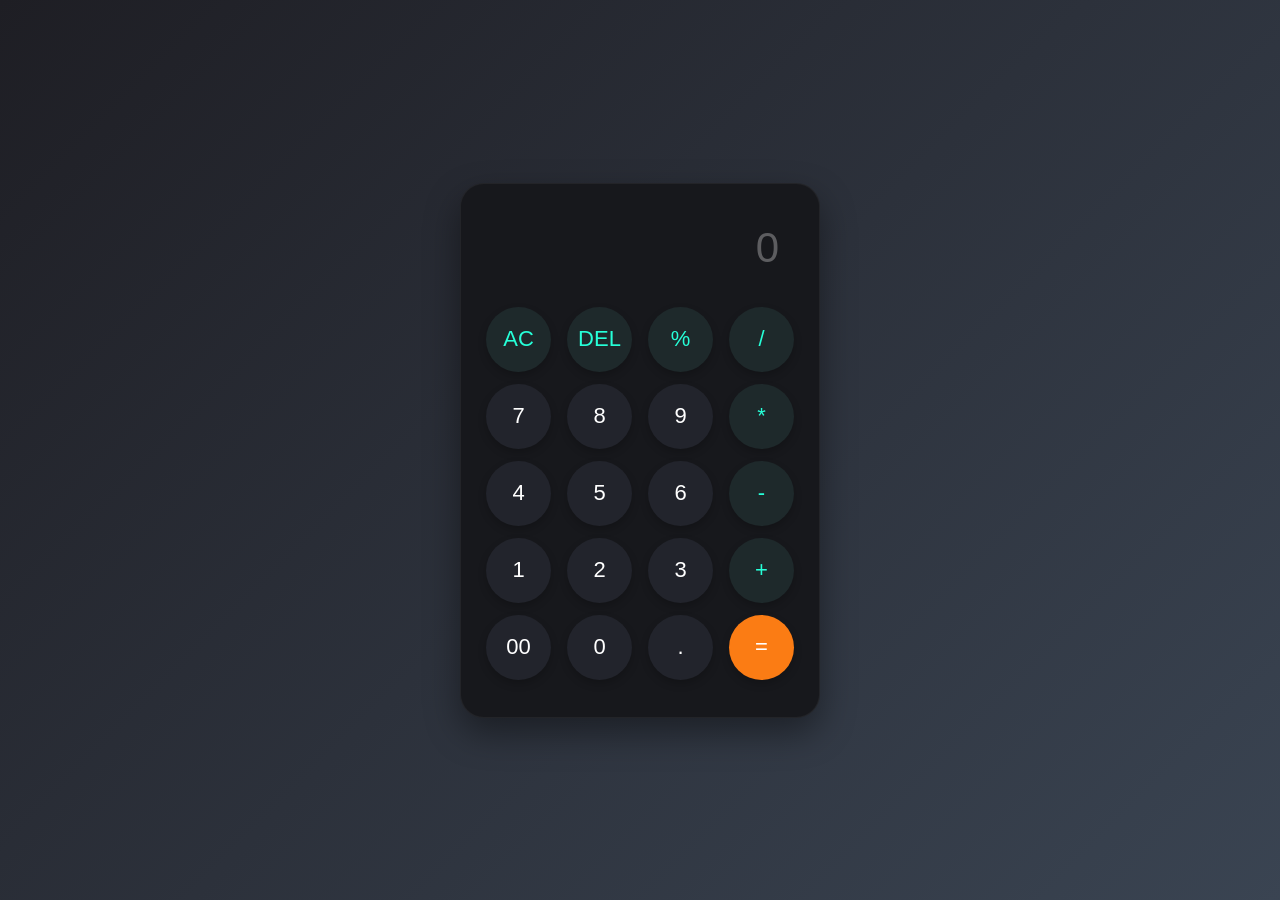
<file: Calculator/index.html>
<!DOCTYPE html>
<html lang="en">
<head>
    <meta charset="UTF-8">
    <meta name="viewport" content="width=device-width, initial-scale=1.0">
    <title>Modern Calculator</title>
    <style>
        * {
            margin: 0;
            padding: 0;
            box-sizing: border-box;
            font-family: 'Segoe UI', Tahoma, Geneva, Verdana, sans-serif;
        }

        body {
            width: 100%;
            min-height: 100vh;
            display: flex;
            justify-content: center;
            align-items: center;
            background: linear-gradient(135deg, #1e1e24, #3a4452);
            padding: 20px;
        }

        .calculator {
            width: 100%;
            max-width: 360px; 
            background: #17181c;
            padding: 25px;
            border-radius: 24px;
            box-shadow: 0px 15px 35px rgba(0, 0, 0, 0.4);
            border: 1px solid rgba(255, 255, 255, 0.05);
        }

        .screen-container {
            width: 100%;
            margin-bottom: 20px;
        }

        input {
            width: 100%;
            border: none;
            outline: none;
            padding: 15px;
            background: transparent;
            color: #ffffff;
            font-size: 42px;
            text-align: right;
            font-weight: 300;
        }

        input::placeholder {
            color: rgba(255, 255, 255, 0.3);
        }

        .button-row {
            display: flex;
            justify-content: space-between;
            margin-bottom: 12px;
        }

        button {
            border: none;
            outline: none;
            width: 65px;
            height: 65px;
            border-radius: 50%;
            background: #22242c;
            color: #ffffff;
            font-size: 22px;
            font-weight: 500;
            cursor: pointer;
            transition: all 0.2s ease;
            display: flex;
            justify-content: center;
            align-items: center;
            box-shadow: 0px 4px 8px rgba(0, 0, 0, 0.2);
        }

        button:hover {
            background: #2c2f3a;
            transform: translateY(-2px);
        }

        button:active {
            transform: translateY(1px);
            box-shadow: none;
        }

        .operator {
            color: #26ffd8;
            background: #1e292b;
        }
        
        .operator:hover {
            background: #283b3e;
        }

        .equalbtn {
            background: #fb7c14;
            color: #ffffff;
        }

        .equalbtn:hover {
            background: #ff9133;
        }

        @media (max-width: 380px) {
            .calculator {
                padding: 15px;
            }
            button {
                width: 55px;
                height: 55px;
                font-size: 18px;
            }
            input {
                font-size: 32px;
            }
        }
    </style>
</head>
<body>

    <div class="calculator">
        <div class="screen-container">
            <input type="text" placeholder="0" id="inputbox" readonly>
        </div>
        
        <div class="button-row">
            <button class="operator">AC</button>
            <button class="operator">DEL</button>
            <button class="operator">%</button>
            <button class="operator">/</button>
        </div>
        <div class="button-row">
            <button>7</button>
            <button>8</button>
            <button>9</button>
            <button class="operator">*</button>
        </div>
        <div class="button-row">
            <button>4</button>
            <button>5</button>
            <button>6</button>
            <button class="operator">-</button>
        </div>
        <div class="button-row">
            <button>1</button>
            <button>2</button>
            <button>3</button>
            <button class="operator">+</button>
        </div>
        <div class="button-row">
            <button>00</button>
            <button>0</button>
            <button>.</button>
            <button class="equalbtn">=</button>
        </div>
    </div>

    <script>
        let inputbox = document.getElementById("inputbox");
        let buttons = document.querySelectorAll("button");
        let string = "";
        
        buttons.forEach(button => {
            button.addEventListener("click", (e) => {
                let buttonText = e.target.innerHTML;

                if (buttonText == "=") {
                    try {
                        if(string !== "") {
                            string = eval(string).toString();
                            inputbox.value = string;
                        }
                    } catch (error) {
                        inputbox.value = "Error";
                        string = "";
                    }
                } 
                else if (buttonText == "AC") {
                    string = "";
                    inputbox.value = "";
                } 
                else if (buttonText == "DEL") {
                    string = string.slice(0, -1);
                    inputbox.value = string;
                } 
                else {
                    string += buttonText;
                    inputbox.value = string;
                }
            });
        });
    </script>
</body>
</html>
</file>
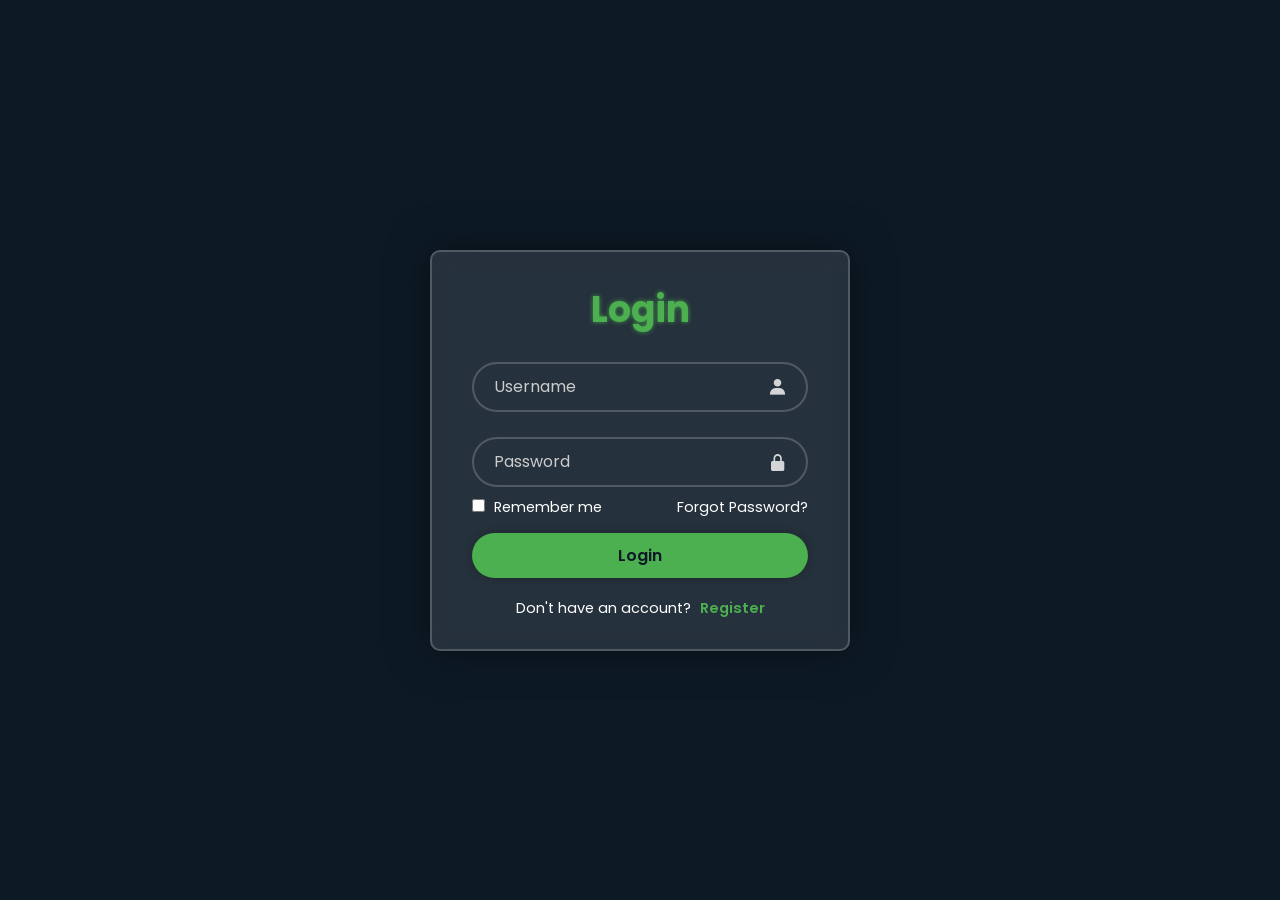
<file: login form/index.html>
<!DOCTYPE html>
<html lang="en">
<head>
    <meta charset="UTF-8">
    <meta name="viewport" content="width=device-width, initial-scale=1.0">
    <title>Login & Register Form</title>
    <link href='https://unpkg.com/boxicons@2.1.4/css/boxicons.min.css' rel='stylesheet'>
    <style>
        @import url('https://fonts.googleapis.com/css2?family=Poppins:wght@300;400;500;600;700;800;900&display=swap');

        * {
            margin: 0;
            padding: 0;
            box-sizing: border-box;
            font-family: 'Poppins', sans-serif;
        }

        body {
            display: flex;
            justify-content: center;
            align-items: center;
            min-height: 100vh;
            background: #0d1a26;
            padding: 20px;
        }

        .container {
            width: 100%;
            max-width: 420px;
            background: rgba(255, 255, 255, 0.1);
            border: 2px solid rgba(255, 255, 255, 0.2);
            backdrop-filter: blur(10px);
            box-shadow: 0 0 40px rgba(0, 0, 0, 0.5);
            color: #fff;
            border-radius: 10px;
            padding: 30px 40px;
            position: relative;
            overflow: hidden;
        }

        .form-box {
            display: none;
        }

        .form-box.active {
            display: block;
        }

        h1 {
            font-size: 36px;
            text-align: center;
            margin-bottom: 25px;
            color: #4CAF50;
            text-shadow: 0 0 5px rgba(76, 175, 80, 0.8);
        }

        .input-box {
            position: relative;
            width: 100%;
            height: 50px;
            margin: 25px 0;
        }

        .input-box input {
            width: 100%;
            height: 100%;
            background: transparent;
            border: none;
            outline: none;
            border: 2px solid rgba(255, 255, 255, 0.2);
            border-radius: 40px;
            font-size: 16px;
            color: #fff;
            padding: 0 45px 0 20px;
            transition: border-color 0.3s ease;
        }

        .input-box input::placeholder {
            color: #ccc;
        }

        .input-box input:focus {
            border-color: #4CAF50;
        }

        .input-box .bx {
            position: absolute;
            right: 20px;
            top: 50%;
            transform: translateY(-50%);
            font-size: 20px;
            color: rgba(255, 255, 255, 0.8);
            pointer-events: none;
        }

        .remember-forgot {
            display: flex;
            justify-content: space-between;
            font-size: 14.5px;
            margin: -15px 0 15px;
        }

        .remember-forgot label input {
            accent-color: #4CAF50;
            margin-right: 5px;
        }

        .remember-forgot a {
            color: #fff;
            text-decoration: none;
            transition: color 0.3s ease;
        }

        .remember-forgot a:hover {
            color: #4CAF50;
            text-decoration: underline;
        }

        .btn {
            width: 100%;
            height: 45px;
            background: #4CAF50;
            border: none;
            outline: none;
            border-radius: 40px;
            box-shadow: 0 0 10px rgba(0, 0, 0, 0.2);
            cursor: pointer;
            font-size: 16px;
            color: #0d1a26;
            font-weight: 600;
            transition: background 0.3s ease, transform 0.2s ease;
        }

        .btn:hover {
            background: #5cb860;
            transform: scale(1.02);
        }

        .link-text {
            font-size: 14.5px;
            text-align: center;
            margin-top: 20px;
        }

        .link-text p a {
            color: #4CAF50;
            text-decoration: none;
            font-weight: 600;
            margin-left: 5px;
            transition: color 0.3s ease;
        }

        .link-text p a:hover {
            text-decoration: underline;
            color: #76ff7a;
        }

        @media (max-width: 420px) {
            .container {
                padding: 20px;
            }
            h1 {
                font-size: 30px;
            }
        }
    </style>
</head>
<body>

    <div class="container">
        
        <div class="form-box login-form active" id="loginForm">
            <form id="LoginFormSubmit">
                <h1>Login</h1>
                <div class="input-box">
                    <input type="text" id="loginUser" placeholder="Username" required>
                    <i class='bx bxs-user'></i>
                </div>
                <div class="input-box">
                    <input type="password" id="loginPass" placeholder="Password" required>
                    <i class='bx bxs-lock-alt'></i>
                </div>
                <div class="remember-forgot">
                    <label><input type="checkbox"> Remember me</label>
                    <a href="#" onclick="alert('Password reset link sent to registered email!')">Forgot Password?</a>
                </div>
                <button type="submit" class="btn">Login</button>
                <div class="link-text">
                    <p>Don't have an account? <a href="#" id="showRegister">Register</a></p>
                </div>
            </form>
        </div>

        <div class="form-box register-form" id="registerForm">
            <form id="RegisterFormSubmit">
                <h1>Register</h1>
                <div class="input-box">
                    <input type="text" id="regUser" placeholder="Username" required>
                    <i class='bx bxs-user'></i>
                </div>
                <div class="input-box">
                    <input type="email" id="regEmail" placeholder="Email Address" required>
                    <i class='bx bxs-envelope'></i>
                </div>
                <div class="input-box">
                    <input type="password" id="regPass" placeholder="Password" required>
                    <i class='bx bxs-lock-alt'></i>
                </div>
                <div class="remember-forgot">
                    <label><input type="checkbox" required> I agree to terms</label>
                </div>
                <button type="submit" class="btn">Register</button>
                <div class="link-text">
                    <p>Already have an account? <a href="#" id="showLogin">Login</a></p>
                </div>
            </form>
        </div>

    </div>

    <script>
        const loginForm = document.getElementById('loginForm');
        const registerForm = document.getElementById('registerForm');
        const showRegisterBtn = document.getElementById('showRegister');
        const showLoginBtn = document.getElementById('showLogin');

        showRegisterBtn.addEventListener('click', (e) => {
            e.preventDefault();
            loginForm.classList.remove('active');
            registerForm.classList.add('active');
        });

        showLoginBtn.addEventListener('click', (e) => {
            e.preventDefault();
            registerForm.classList.remove('active');
            loginForm.classList.add('active');
        });

        document.getElementById('RegisterFormSubmit').addEventListener('submit', (e) => {
            e.preventDefault();
            
            let username = document.getElementById('regUser').value;
            let pass = document.getElementById('regPass').value;

            if (pass.length < 6) {
                alert("Registration Failed!\nPassword must be at least 6 characters long.");
                return;
            }
            
            alert("Registration Successful!\nWelcome, " + username + ".\nYou can log in now.");
            document.getElementById('RegisterFormSubmit').reset();
            registerForm.classList.remove('active');
            loginForm.classList.add('active');
        });

        document.getElementById('LoginFormSubmit').addEventListener('submit', (e) => {
            e.preventDefault();
            
            let username = document.getElementById('loginUser').value;
            let pass = document.getElementById('loginPass').value;
            
            if (pass.length < 6) {
                alert("Access Denied!\nInvalid password length. Must be 6 or more characters.");
                document.getElementById('loginPass').focus();
                return;
            }

            alert("Login Successful!\nWelcome Back, " + username + "!");
        });
    </script>
</body>
</html>
</file>
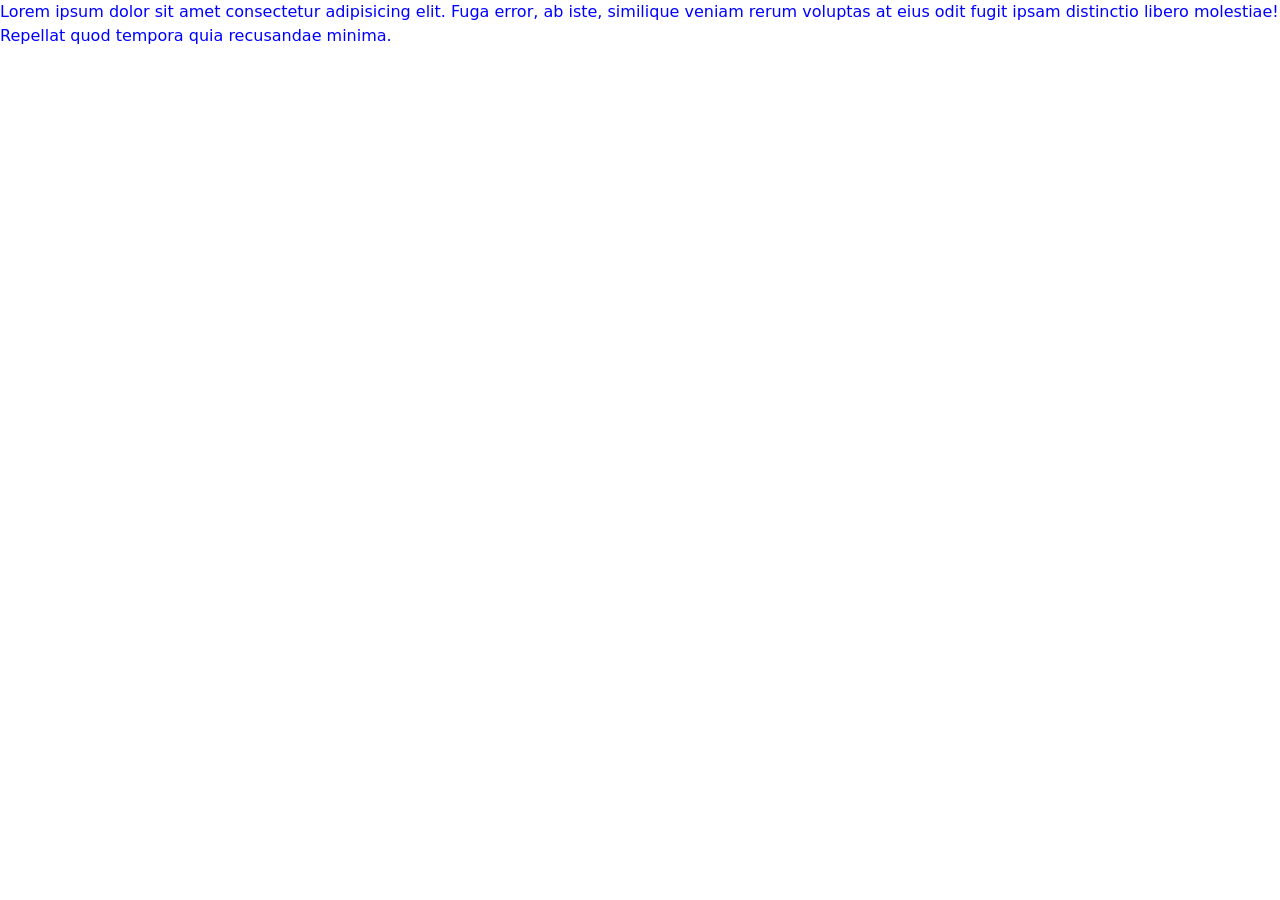
<file: github/codeone/index.html>
<!doctype html>
<html lang="en">
    <head>
        <title>codeone</title>
        <!-- Required meta tags -->
        <meta charset="utf-8" />
        <meta
            name="viewport"
            content="width=device-width, initial-scale=1, shrink-to-fit=no"
        />

        <!-- Bootstrap CSS v5.2.1 -->
        <link
            href="https://cdn.jsdelivr.net/npm/bootstrap@5.3.2/dist/css/bootstrap.min.css"
            rel="stylesheet"
            integrity="sha384-T3c6CoIi6uLrA9TneNEoa7RxnatzjcDSCmG1MXxSR1GAsXEV/Dwwykc2MPK8M2HN"
            crossorigin="anonymous"
        />
        <link rel="stylesheet" href="style.css">
    </head>

    <body>
        <header>
            <!-- place navbar here -->
        </header>
        <main>
            <p>Lorem ipsum dolor sit amet consectetur adipisicing elit. Fuga error, ab iste, similique veniam rerum voluptas at eius odit fugit ipsam distinctio libero molestiae! Repellat quod tempora quia recusandae minima.</p>
        </main>
        <footer>
            <!-- place footer here -->
        </footer>
        <!-- Bootstrap JavaScript Libraries -->
        <script
            src="https://cdn.jsdelivr.net/npm/@popperjs/core@2.11.8/dist/umd/popper.min.js"
            integrity="sha384-I7E8VVD/ismYTF4hNIPjVp/Zjvgyol6VFvRkX/vR+Vc4jQkC+hVqc2pM8ODewa9r"
            crossorigin="anonymous"
        ></script>

        <script
            src="https://cdn.jsdelivr.net/npm/bootstrap@5.3.2/dist/js/bootstrap.min.js"
            integrity="sha384-BBtl+eGJRgqQAUMxJ7pMwbEyER4l1g+O15P+16Ep7Q9Q+zqX6gSbd85u4mG4QzX+"
            crossorigin="anonymous"
        ></script>
    </body>
</html>
</file>
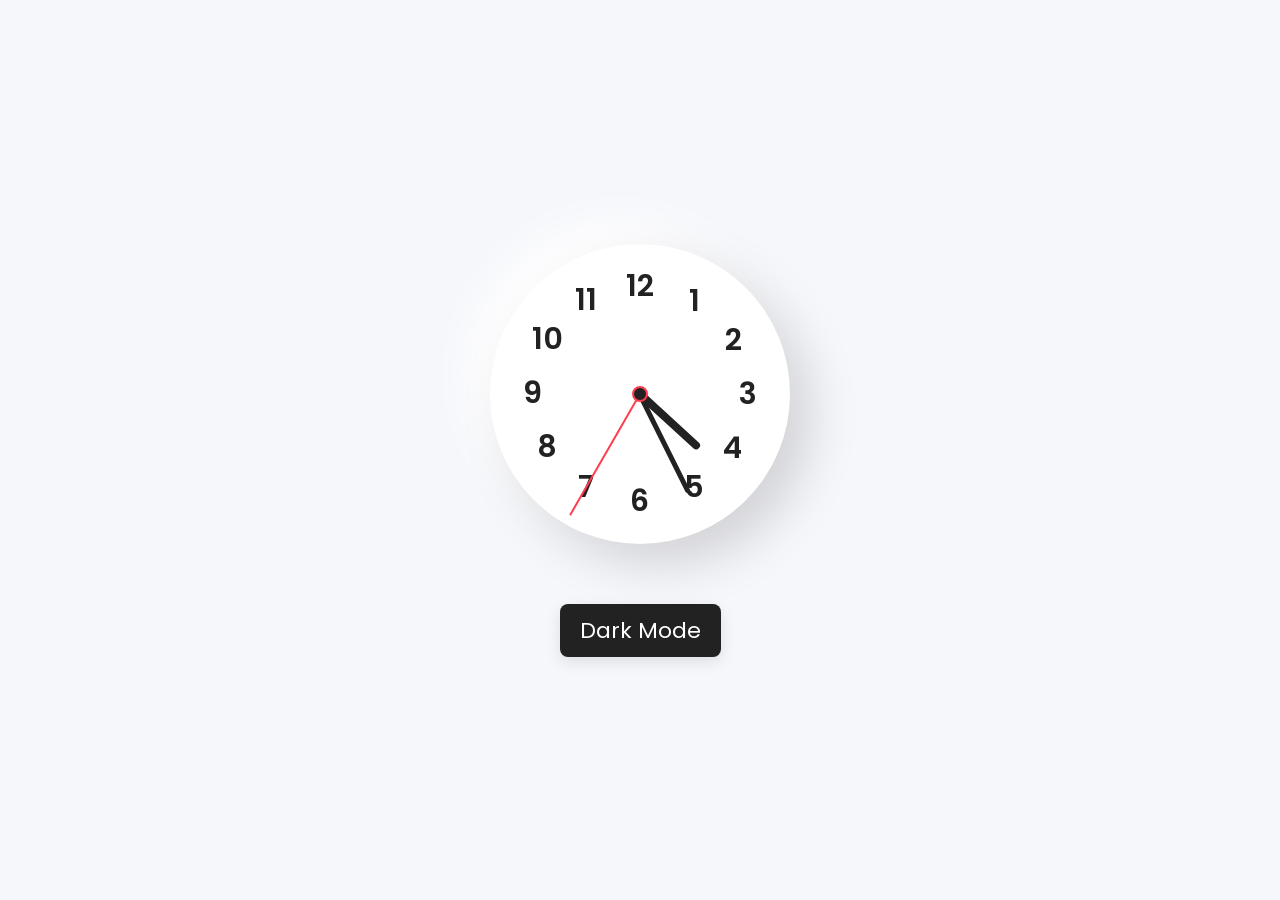
<file: Clock/clock.html>
<!DOCTYPE html>
<html lang="en">
<head>
    <meta charset="UTF-8">
    <meta name="viewport" content="width=device-width, initial-scale=1.0">
    <title>Clock</title>
    <link rel="stylesheet" href="clock.css">
    <script src="clock.js" defer></script>
</head>
<body>
    <div class="container">
        <div class="clock">
            <label style="--i: 1"><span>1</span></label>
            <label style="--i: 2"><span>2</span></label>
            <label style="--i: 3"><span>3</span></label>
            <label style="--i: 4"><span>4</span></label>
            <label style="--i: 5"><span>5</span></label>
            <label style="--i: 6"><span>6</span></label>
            <label style="--i: 7"><span>7</span></label>
            <label style="--i: 8"><span>8</span></label>
            <label style="--i: 9"><span>9</span></label>
            <label style="--i: 10"><span>10</span></label>
            <label style="--i: 11"><span>11</span></label>
            <label style="--i: 12"><span>12</span></label>
            <div class="indicator">
                <span class="hand hour"></span>
                <span class="hand minute"></span>
                <span class="hand second"></span>
            </div>
        </div>
        <div class="mod-switch">Dark Mode</div>
    </div>
</body>
</html>
</file>
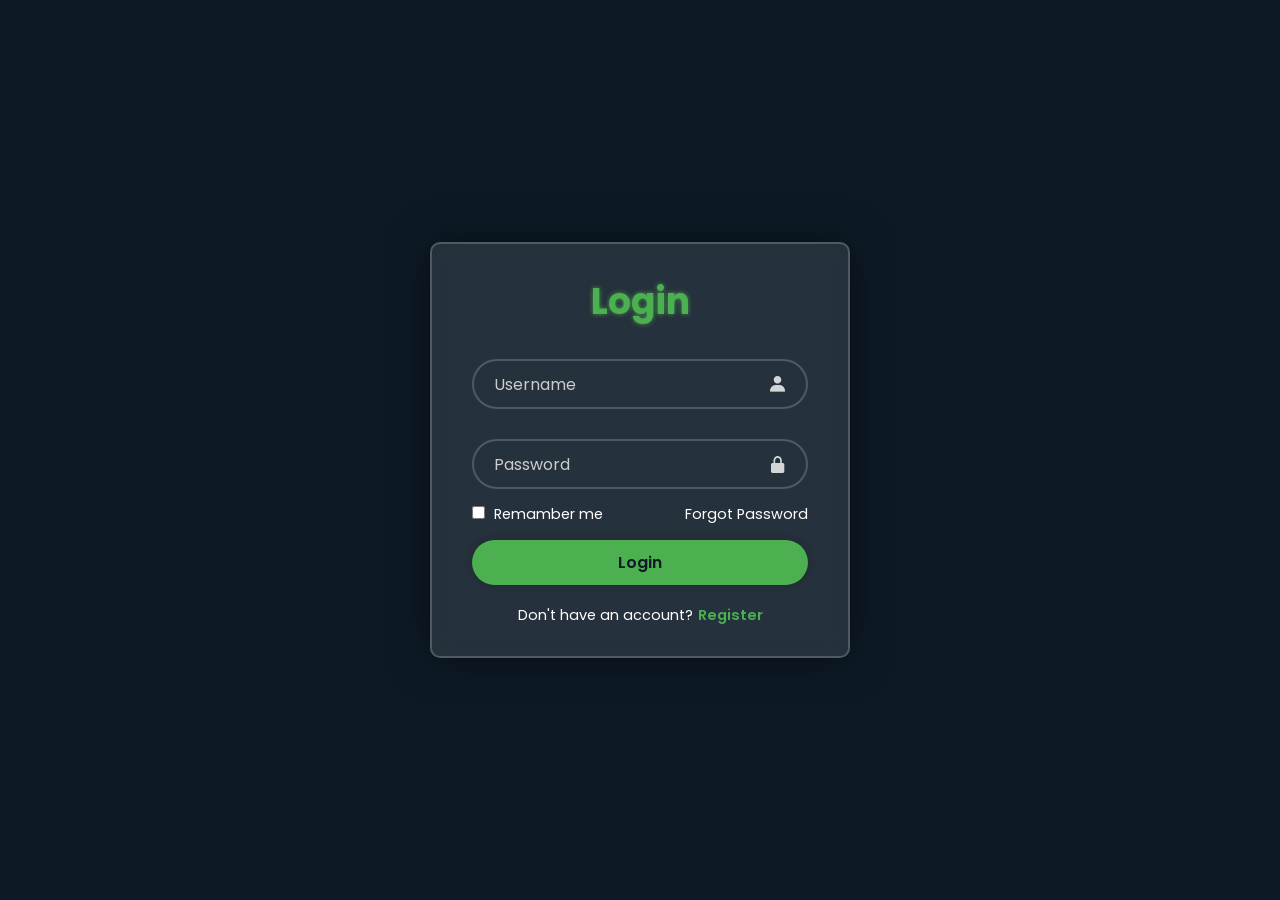
<file: login form/login.html>
<!DOCTYPE html>
<html lang="en">
<head>
    <meta charset="UTF-8">
    <meta name="viewport" content="width=device-width, initial-scale=1.0">
    <title>Login form</title>
    <link rel="stylesheet" href="login.css">
    <link href='https://unpkg.com/boxicons@2.1.4/css/boxicons.min.css' rel='stylesheet'>
</head>
<body>
    <div class="contanir">
        <form action="">
            <h1>Login</h1>
            <div class="input-box">
                <input type="text" placeholder="Username" required>
                <i class='bx bxs-user'></i>
            </div>
            <div class="input-box">
                <input type="Password" placeholder="Password" required>
                <i class='bx bxs-lock-alt'></i>
            </div>
            <div class="remamber-forgot">
                <label><input type="checkbox"> Remamber me</label>
                <a href="#">Forgot Password</a>
            </div>
            <button type="submit" class="btn">Login</button>
            <div class="register-link">
                <p>Don't have an account?<a href="#">Register</a></p>
            </div>
        </form>
    </div>
</body>
</html>
</file>
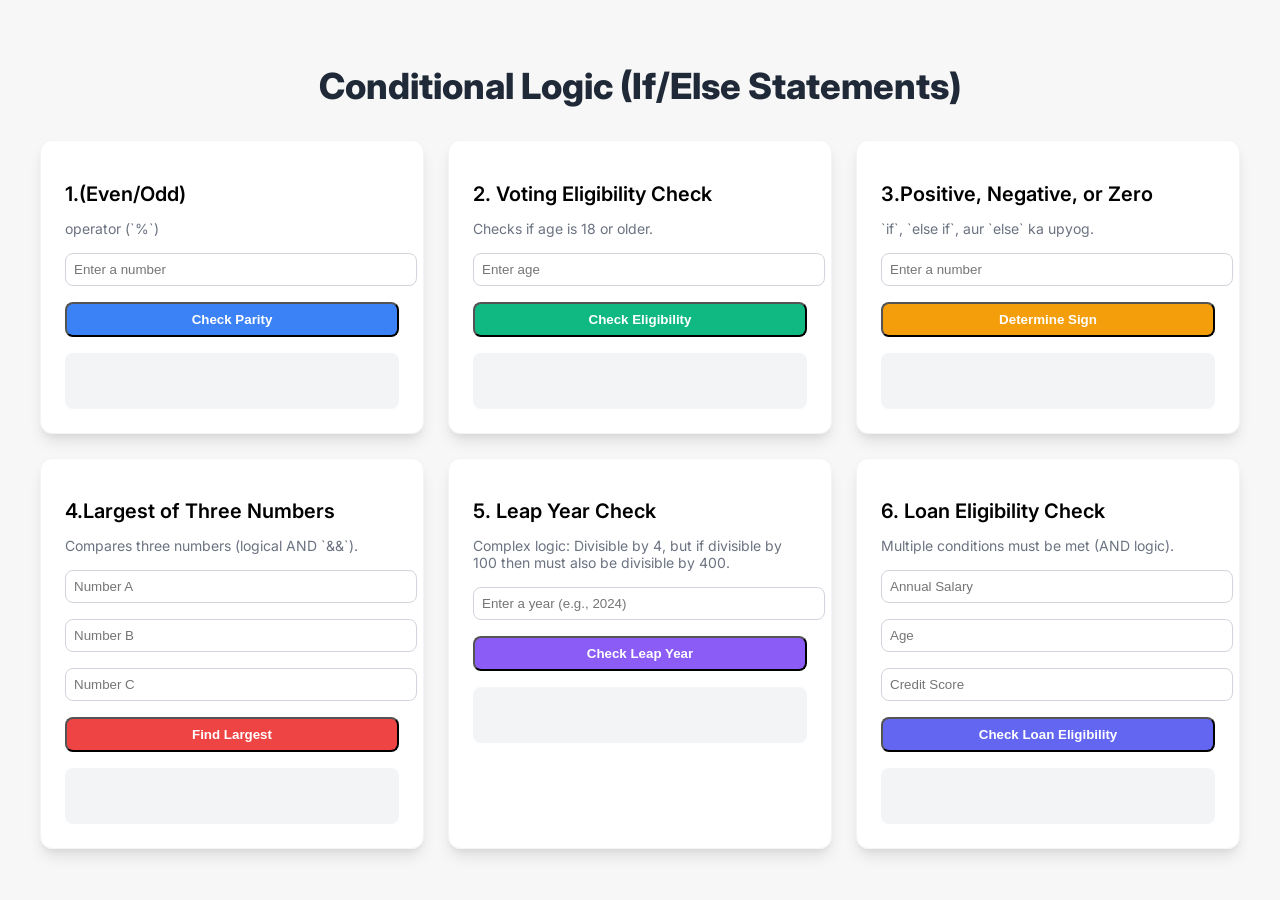
<file: Java Script Task 1/if eles Qs/if else Qs.html>
<!DOCTYPE html>
<html lang="en">
<head>
    <meta charset="UTF-8">
    <meta name="viewport" content="width=device-width, initial-scale=1.0">
    <title>If-Else Conditional Logic App</title>
    <link rel="stylesheet" href="if else Qs.css">
    <script src="if else Qs.js"></script>
</head>
<body>

    <div class="container-main">
        <h1 class="text-center">
            Conditional Logic (If/Else Statements)
        </h1>

        <div class="grid-layout">

            <!-- 1. Even or Odd Check -->
            <div class="card">
                <h2 class="heading text-blue-600">1.(Even/Odd)</h2>
                <p class="subtext">operator (`%`)</p>
                <input type="number" id="num-even-odd" placeholder="Enter a number" class="input-field">
                <button onclick="checkEvenOdd()" class="btn btn-blue">
                    Check Parity
                </button>
                <div id="result-even-odd" class="result-box"></div>
            </div>

            <!-- 2. Voting Eligibility Check -->
            <div class="card">
                <h2 class="heading text-green-600">2. Voting Eligibility Check</h2>
                <p class="subtext">Checks if age is 18 or older.</p>
                <input type="number" id="age-voting" placeholder="Enter age" class="input-field">
                <button onclick="checkVotingEligibility()" class="btn btn-green">
                    Check Eligibility
                </button>
                <div id="result-voting" class="result-box"></div>
            </div>

            <!-- 3. Positive, Negative, or Zero Check -->
            <div class="card">
                <h2 class="heading text-yellow-600">3.Positive, Negative, or Zero</h2>
                <p class="subtext">`if`, `else if`, aur `else` ka upyog.</p>
                <input type="number" id="num-sign" placeholder="Enter a number" class="input-field">
                <button onclick="checkSign()" class="btn btn-yellow">
                    Determine Sign
                </button>
                <div id="result-sign" class="result-box"></div>
            </div>

            <!-- 4. Largest of Three Numbers -->
            <div class="card">
                <h2 class="heading text-red-600">4.Largest of Three Numbers</h2>
                <p class="subtext">Compares three numbers (logical AND `&&`).</p>
                <div class="space-y-2 mb-4">
                    <input type="number" id="num-a" placeholder="Number A" class="input-field mb-0">
                    <input type="number" id="num-b" placeholder="Number B" class="input-field mb-0">
                    <input type="number" id="num-c" placeholder="Number C" class="input-field mb-0">
                </div>
                <button onclick="checkLargestThree()" class="btn btn-red">
                    Find Largest
                </button>
                <div id="result-largest" class="result-box"></div>
            </div>

            <!-- 5. Leap Year Check -->
            <div class="card">
                <h2 class="heading text-purple-600">5.  Leap Year Check</h2>
                <p class="subtext">Complex logic: Divisible by 4, but if divisible by 100 then must also be divisible by 400.</p>
                <input type="number" id="year-leap" placeholder="Enter a year (e.g., 2024)" class="input-field">
                <button onclick="checkLeapYear()" class="btn btn-purple">
                    Check Leap Year
                </button>
                <div id="result-leap-year" class="result-box"></div>
            </div>

            <!-- 6. Loan Eligibility Check -->
            <div class="card">
                <h2 class="heading text-indigo-600">6. Loan Eligibility Check</h2>
                <p class="subtext">Multiple conditions must be met (AND logic).</p>
                <div class="space-y-2 mb-4">
                    <input type="number" id="salary" placeholder="Annual Salary" class="input-field mb-0">
                    <input type="number" id="age-loan" placeholder="Age" class="input-field mb-0">
                    <input type="number" id="credit-score" placeholder="Credit Score" class="input-field mb-0">
                </div>
                <button onclick="checkLoanEligibility()" class="btn btn-indigo">
                    Check Loan Eligibility
                </button>
                <div id="result-loan-eligibility" class="result-box"></div>
            </div>

        </div>
    </div>
</body>
</html>
</file>
<file: github/codeone/style.css>
h1{
    color: red;
}
p{
    color: blue;
}
</file>
<file: Clock/clock.css>
@import url('https://fonts.googleapis.com/css2?family=Poppins:wght@300;500;600&display=swap');
* {
    margin: 0;
    padding: 0;
    box-sizing: border-box;
    font-family: 'Poppins', sans-serif;
}
:root {
    --primary-color: #f6f7fb;
    --white-color: #fff;
    --black-color: #222;
    --red-color: #ff3d4e;
}
body {
    display: flex;
    min-height: 100vh;
    align-items: center;
    justify-content: center;
    background: var(--primary-color);
    transition: background 0.3s ease;
}
body.dark {
    --primary-color: #242526;
    --white-color: #18191a;
    --black-color: #fff;
    --red-color: #e74c3c;
}
.container {
    display: flex;
    flex-direction: column;
    align-items: center;
    gap: 60px;
}
.container .clock {
    display: flex;
    height: 300px;
    width: 300px;
    border-radius: 50%;
    align-items: center;
    justify-content: center;
    background: var(--white-color);
    box-shadow: 20px 20px 50px rgba(0, 0, 0, 0.15), -20px -20px 50px var(--white-color);
    position: relative;
    transition: all 0.3s ease;
}
.clock label {
    position: absolute;
    inset: 20px;
    text-align: center;
    transform: rotate(calc(30deg * var(--i)));
}
.clock label span {
    display: inline-block;
    transform: rotate(calc(-30deg * var(--i)));
    font-size: 30px;
    font-weight: 600;
    color: var(--black-color);
    transition: color 0.3s ease;
}
.clock .indicator {
    position: absolute;
    width: 100%;
    height: 100%;
    display: flex;
    justify-content: center;
    align-items: center;
}
.indicator::before {
    content: '';
    position: absolute;
    height: 12px;
    width: 12px;
    background: var(--black-color);
    border: 2px solid var(--red-color);
    border-radius: 50%;
    z-index: 101;
    transition: background 0.3s ease, border-color 0.3s ease;
}
.indicator .hand {
    position: absolute;
    width: 300px; 
    height: 300px; 
    display: flex;
    justify-content: center;
    align-items: center;
    transform-origin: center; 
    transition: transform 0.05s linear;
}
.hand.hour:before {
    content: '';
    position: absolute;
    width: 8px;
    height: 80px; 
    background: var(--black-color);
    z-index: 10; 
    border-radius: 6px;
    transform-origin: bottom; 
    transform: translateY(-40px); 
}
.hand.minute:before {
    content: '';
    position: absolute;
    width: 5px;
    height: 110px;
    background: var(--black-color);
    z-index: 20;
    border-radius: 6px;
    transform-origin: bottom; 
    transform: translateY(-55px);
}
.hand.second:before {
    content: '';
    position: absolute;
    width: 2px;
    height: 140px;
    background: var(--red-color);
    z-index: 30;
    border-radius: 2px;
    transform-origin: bottom; 
    transform: translateY(-70px);
}
.mod-switch {
    padding: 10px 20px;
    border-radius: 8px;
    font-size: 22px;
    font-weight: 400;
    display: inline-block;
    color: var(--white-color);
    background: var(--black-color);
    box-shadow: 0 5px 15px rgba(0, 0, 0, 0.1);
    cursor: pointer;
    transition: all 0.3s ease;
}
</file>
<file: login form/login.css>
@import url('https://fonts.googleapis.com/css2?family=Poppins:wght@300;400;500;600;700;800;900&display=swap');

* {
    margin: 0;
    padding: 0;
    box-sizing: border-box;
    font-family: 'Poppins', sans-serif;
}

body {
    display: flex;
    justify-content: center;
    align-items: center;
    min-height: 100vh;
    background: #0d1a26;
    background-size: cover;
    background-position: center;
}

.contanir {
    width: 420px;
    background: rgba(255, 255, 255, 0.1);
    border: 2px solid rgba(255, 255, 255, 0.2);
    backdrop-filter: blur(10px);
    box-shadow: 0 0 40px rgba(0, 0, 0, 0.5);
    color: #fff;
    border-radius: 10px;
    padding: 30px 40px;
}

.contanir h1 {
    font-size: 36px;
    text-align: center;
    margin-bottom: 25px;
    color: #4CAF50;
    text-shadow: 0 0 5px rgba(76, 175, 80, 0.8);
}

.contanir .input-box {
    position: relative;
    width: 100%;
    height: 50px;
    margin: 30px 0;
}

.input-box input {
    width: 100%;
    height: 100%;
    background: transparent;
    border: none;
    outline: none;
    border: 2px solid rgba(255, 255, 255, 0.2);
    border-radius: 40px;
    font-size: 16px;
    color: #fff;
    padding: 20px 45px 20px 20px;
    transition: border-color 0.3s ease;
}

.input-box input::placeholder {
    color: #ccc;
}

.input-box input:focus {
    border-color: #4CAF50;
}

.input-box .bx {
    position: absolute;
    right: 20px;
    top: 50%;
    transform: translateY(-50%);
    font-size: 20px;
    color: rgba(255, 255, 255, 0.8);
    pointer-events: none;
}

.contanir .remamber-forgot {
    display: flex;
    justify-content: space-between;
    font-size: 14.5px;
    margin: -15px 0 15px;
}

.remamber-forgot label input {
    accent-color: #4CAF50;
    margin-right: 5px;
}

.remamber-forgot a {
    color: #fff;
    text-decoration: none;
    transition: color 0.3s ease;
}

.remamber-forgot a:hover {
    color: #4CAF50;
    text-decoration: underline;
}

.contanir .btn {
    width: 100%;
    height: 45px;
    background: #4CAF50;
    border: none;
    outline: none;
    border-radius: 40px;
    box-shadow: 0 0 10px rgba(0, 0, 0, 0.2);
    cursor: pointer;
    font-size: 16px;
    color: #0d1a26;
    font-weight: 600;
    transition: background 0.3s ease, transform 0.2s ease;
}

.contanir .btn:hover {
    background: #5cb860;
    transform: scale(1.02);
}

.contanir .register-link {
    font-size: 14.5px;
    text-align: center;
    margin-top: 20px;
}

.register-link p a {
    color: #4CAF50;
    text-decoration: none;
    font-weight: 600;
    margin-left: 5px;
    transition: color 0.3s ease;
}

.register-link p a:hover {
    text-decoration: underline;
    color: #76ff7a;
}
</file>
<file: Java Script Task 1/if eles Qs/if else Qs.css>
@import url('https://fonts.googleapis.com/css2?family=Inter:wght@400;600;700&display=swap');

        body {
            font-family: 'Inter', sans-serif;
            background-color: #f7f7f7;
        }
        
        .container-main {
            padding: 2rem;
            margin-left: auto;
            margin-right: auto;
        }
        .text-center {
            text-align: center;
            font-size: 2.25rem;
            font-weight: 800;
            color: #1f2937;
            margin-bottom: 2rem;
        }
        .grid-layout {
            display: grid;
            grid-template-columns: repeat(1, minmax(0, 1fr));
            gap: 1.5rem;
        }
        @media (min-width: 768px) {
            .grid-layout {
                grid-template-columns: repeat(2, minmax(0, 1fr));
            }
        }
        @media (min-width: 1024px) {
            .grid-layout {
                grid-template-columns: repeat(3, minmax(0, 1fr));
            }
        }

       
        .card {
            background-color: #ffffff;
            padding: 1.5rem;
            border-radius: 0.75rem;
            border: 1px solid #f3f4f6;
            box-shadow: 0 10px 15px -3px rgba(0, 0, 0, 0.1), 0 4px 6px -2px rgba(0, 0, 0, 0.05);
            transition: transform 0.2s;
        }
        .card:hover {
            transform: translateY(-2px);
        }
        .heading {
            font-size: 1.25rem;
            font-weight: 600;
            margin-bottom: 0.75rem;
        }
        .subtext {
            font-size: 0.875rem;
            color: #6b7280;
            margin-bottom: 1rem;
        }

      
        .input-field {
            width: 100%;
            padding: 0.5rem;
            border: 1px solid #d1d5db;
            border-radius: 0.5rem;
            margin-bottom: 1rem;
        }
        .btn {
            width: 100%;
            color: white;
            font-weight: 700;
            padding: 0.5rem 1rem;
            border-radius: 0.5rem;
            transition: all 0.15s ease-in-out;
        }
        
      
        .btn-blue { background-color: #3b82f6; }
        .btn-blue:hover { background-color: #2563eb; }
        .btn-green { background-color: #10b981; }
        .btn-green:hover { background-color: #059669; }
        .btn-yellow { background-color: #f59e0b; }
        .btn-yellow:hover { background-color: #d97706; }
        .btn-red { background-color: #ef4444; }
        .btn-red:hover { background-color: #dc2626; }
        .btn-purple { background-color: #8b5cf6; }
        .btn-purple:hover { background-color: #7c3aed; }
        .btn-indigo { background-color: #6366f1; }
        .btn-indigo:hover { background-color: #4f46e5; }

      
        .result-box {
            min-height: 2.5rem;
            margin-top: 1rem;
            padding: 0.5rem;
            text-align: center;
            font-weight: 500;
            border-radius: 0.5rem;
            background-color: #f3f4f6;
            color: #1f2937;
        }
        .result-success { background-color: #d1fae5; color: #065f46; } 
        .result-failure { background-color: #fee2e2; color: #991b1b; }
</file>
